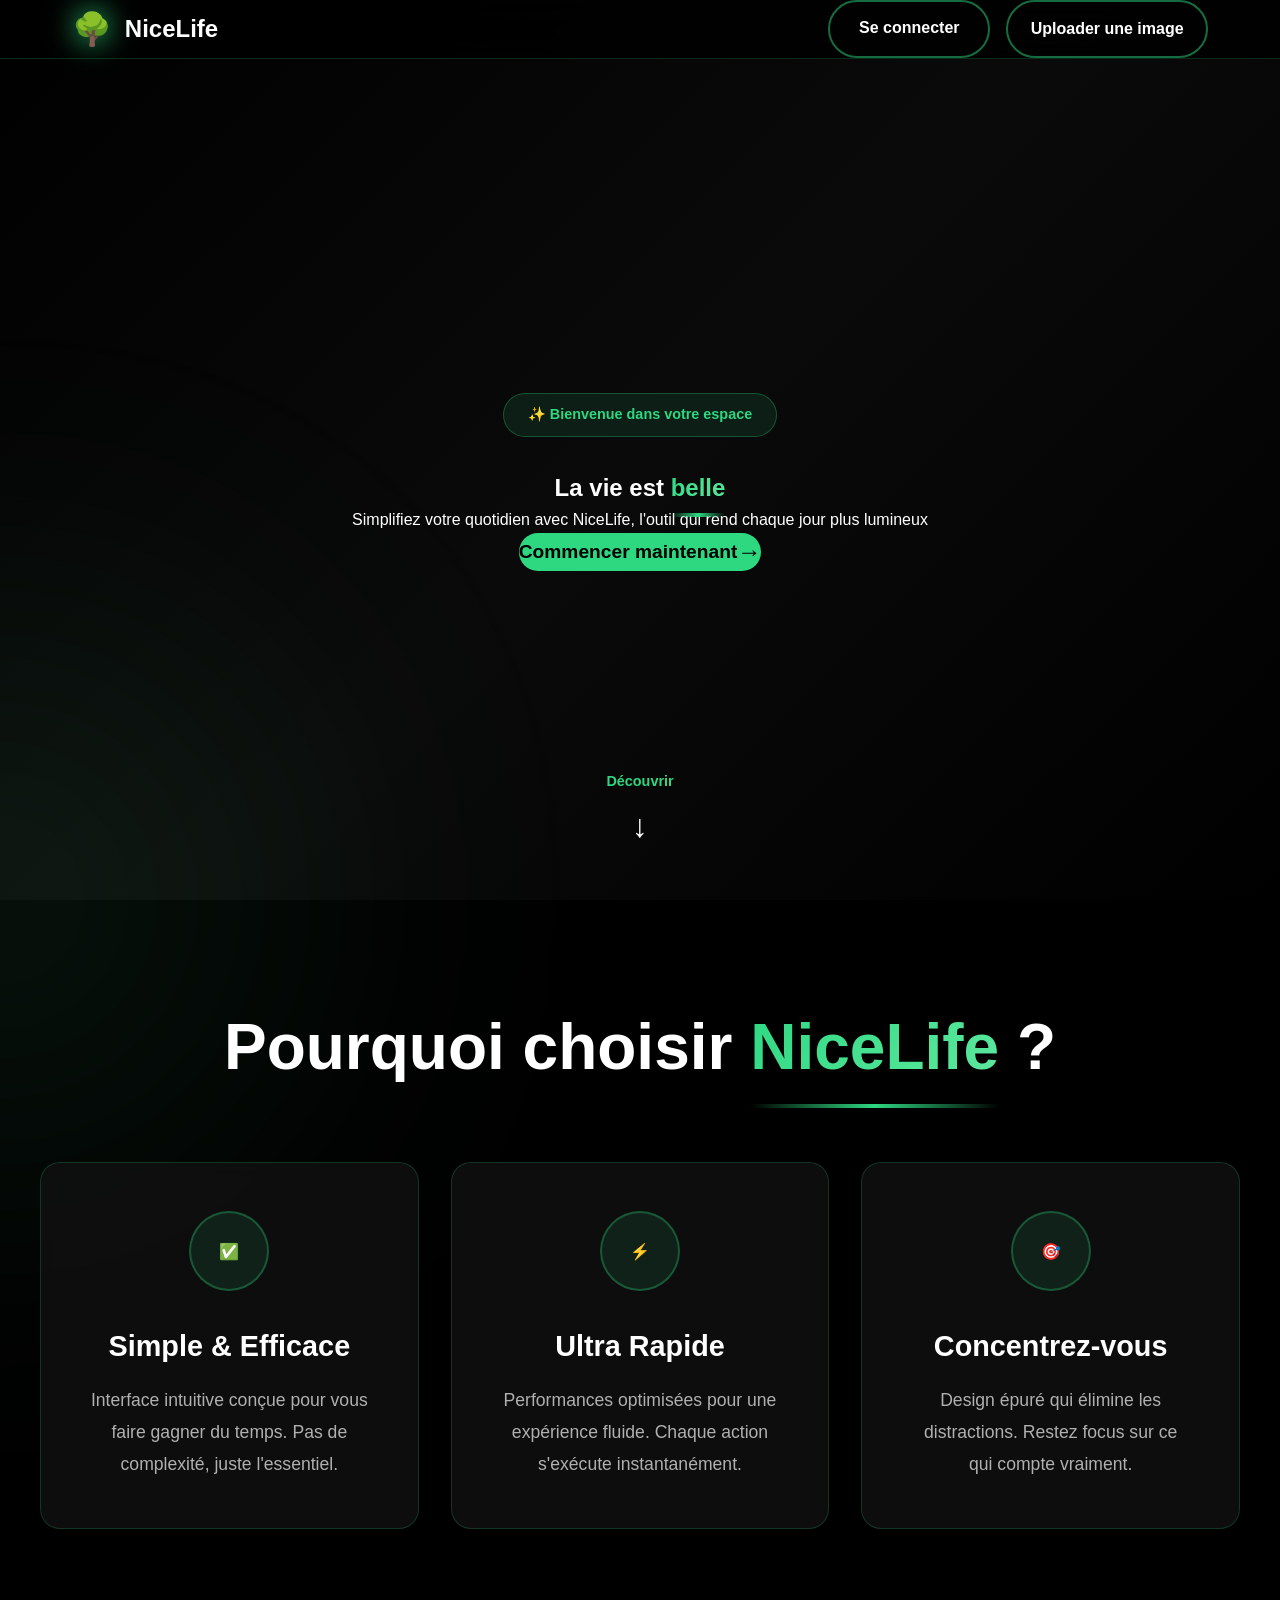
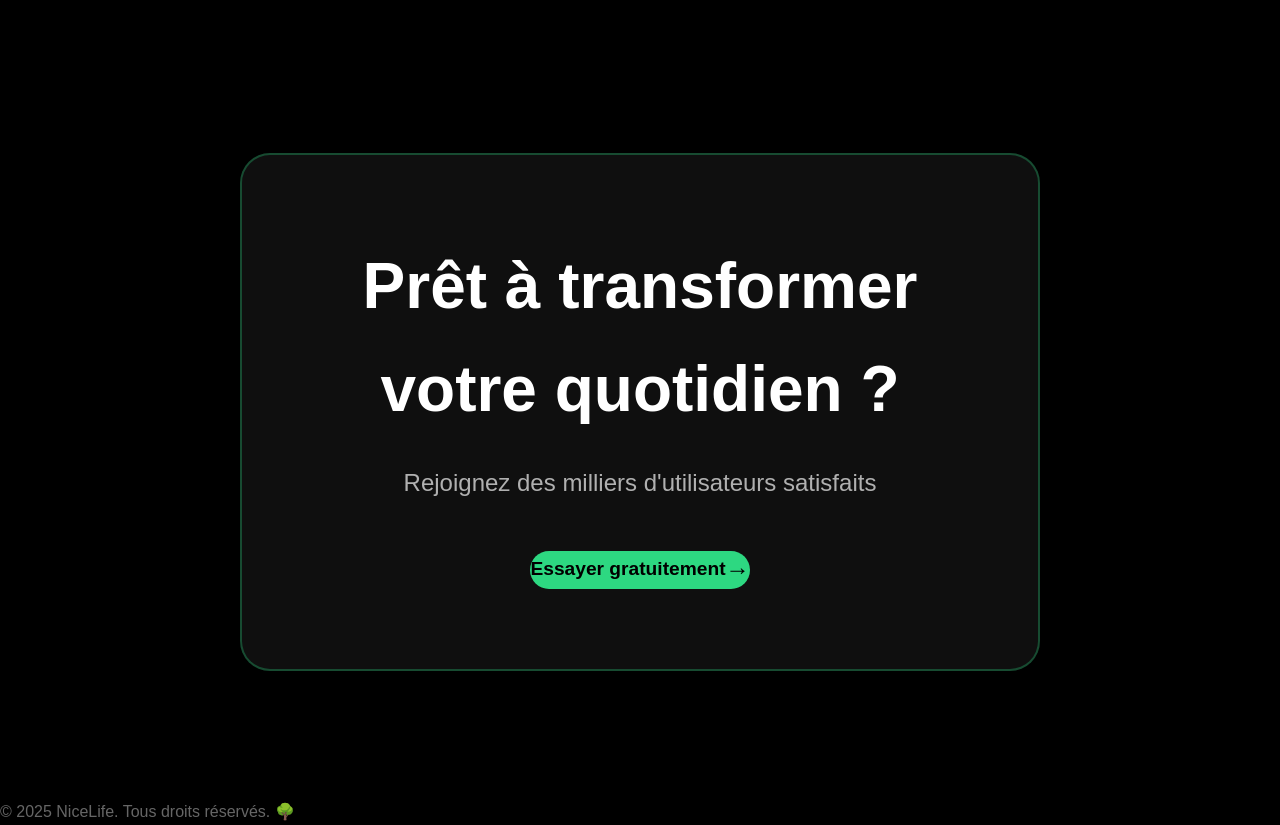
<file: website/index.html>
<!DOCTYPE html>
<html lang="fr">
<head>
    <meta charset="UTF-8">
    <meta name="viewport" content="width=device-width, initial-scale=1.0">
    <title>NiceLife 🌳 - La vie est belle</title>
    <style>
        /* ============================================
           VARIABLES & RESET
           ============================================ */

        * {
            margin: 0;
            padding: 0;
            box-sizing: border-box;
        }

        body {
            font-family: -apple-system, BlinkMacSystemFont, 'Segoe UI', 'Roboto', sans-serif;
            background: #000000;
            color: #FFFFFF;
            overflow-x: hidden;
            line-height: 1.6;
        }

        /* ============================================
           EFFETS DE FOND ANIMÉS
           ============================================ */

        /* Gradient animé en arrière-plan */
        .animated-bg {
            position: fixed;
            top: 0;
            left: 0;
            width: 100%;
            height: 100%;
            background: linear-gradient(135deg, #000000 0%, #0a0a0a 50%, #000000 100%);
            z-index: 0;
        }

        /* Particules flottantes vertes */
        .particles {
            position: fixed;
            top: 0;
            left: 0;
            width: 100%;
            height: 100%;
            pointer-events: none;
            z-index: 1;
            overflow: hidden;
        }

        .particle {
            position: absolute;
            width: 4px;
            height: 4px;
            background: #2DD881;
            border-radius: 50%;
            opacity: 0;
            animation: float-up 20s infinite ease-in-out;
            box-shadow: 0 0 10px #2DD881;
        }

        .particle:nth-child(1) { left: 10%; animation-delay: 0s; animation-duration: 15s; }
        .particle:nth-child(2) { left: 20%; animation-delay: 2s; animation-duration: 18s; }
        .particle:nth-child(3) { left: 30%; animation-delay: 4s; animation-duration: 16s; }
        .particle:nth-child(4) { left: 40%; animation-delay: 6s; animation-duration: 20s; }
        .particle:nth-child(5) { left: 50%; animation-delay: 8s; animation-duration: 17s; }
        .particle:nth-child(6) { left: 60%; animation-delay: 3s; animation-duration: 19s; }
        .particle:nth-child(7) { left: 70%; animation-delay: 5s; animation-duration: 21s; }
        . particle:nth-child(8) { left: 80%; animation-delay: 7s; animation-duration: 16s; }
        .particle:nth-child(9) { left: 90%; animation-delay: 9s; animation-duration: 18s; }
        . particle:nth-child(10) { left: 15%; animation-delay: 1s; animation-duration: 22s; }

        @keyframes float-up {
            0% {
                transform: translateY(100vh) translateX(0) scale(0);
                opacity: 0;
            }
            10% {
                opacity: 1;
            }
            50% {
                transform: translateY(50vh) translateX(50px) scale(1);
                opacity: 0. 8;
            }
            90% {
                opacity: 1;
            }
            100% {
                transform: translateY(-100vh) translateX(-50px) scale(0. 5);
                opacity: 0;
            }
        }

        /* Lueurs vertes pulsantes */
        .glow {
            position: fixed;
            width: 800px;
            height: 800px;
            border-radius: 50%;
            filter: blur(150px);
            opacity: 0.15;
            z-index: 0;
            pointer-events: none;
            animation: pulse 10s ease-in-out infinite;
        }

        . glow-1 {
            background: radial-gradient(circle, #2DD881 0%, transparent 70%);
            top: -400px;
            right: -400px;
        }

        .glow-2 {
            background: radial-gradient(circle, #5FE9A0 0%, transparent 70%);
            bottom: -400px;
            left: -400px;
            animation-delay: 5s;
        }

        . glow-3 {
            background: radial-gradient(circle, #1BA760 0%, transparent 70%);
            top: 50%;
            left: 50%;
            transform: translate(-50%, -50%);
            animation-delay: 2. 5s;
        }

        @keyframes pulse {
            0%, 100% {
                transform: scale(1);
                opacity: 0.15;
            }
            50% {
                transform: scale(1.3);
                opacity: 0. 25;
            }
        }

        /* ============================================
           NAVBAR
           ============================================ */

        .navbar {
            position: fixed;
            top: 0;
            left: 0;
            right: 0;
            background: rgba(0, 0, 0, 0.8);
            backdrop-filter: blur(20px);
            border-bottom: 1px solid rgba(45, 216, 129, 0.2);
            padding: 1. 5rem 0;
            z-index: 1000;
            transition: all 0.3s ease;
        }

        .navbar.scrolled {
            padding: 1rem 0;
            background: rgba(0, 0, 0, 0. 95);
            box-shadow: 0 4px 30px rgba(45, 216, 129, 0.1);
        }

        .nav-container {
            max-width: 1200px;
            margin: 0 auto;
            padding: 0 2rem;
            display: flex;
            justify-content: space-between;
            align-items: center;
        }

        .logo {
            display: flex;
            align-items: center;
            gap: 0.8rem;
            font-size: 1.5rem;
            font-weight: 700;
            cursor: pointer;
            transition: transform 0.3s ease;
        }

        .logo:hover {
            transform: scale(1.05);
        }

        .logo-icon {
            font-size: 2rem;
            filter: drop-shadow(0 0 15px #2DD881);
            animation: rotate-slow 20s linear infinite;
        }

        @keyframes rotate-slow {
            from { transform: rotate(0deg); }
            to { transform: rotate(360deg); }
        }

        .nav-links {
            display: flex;
            gap: 1rem;
        }

        .btn-nav {
            background: transparent;
            color: #FFFFFF;
            padding: 0.8rem 1.8rem;
            border: 2px solid rgba(45, 216, 129, 0.5);
            border-radius: 50px;
            font-weight: 600;
            font-size: 1rem;
            cursor: pointer;
            transition: all 0.4s ease;
            position: relative;
            overflow: hidden;
            text-decoration: none;
            display: inline-block;
        }

        .btn-nav::before {
            content: '';
            position: absolute;
            top: 50%;
            left: 50%;
            width: 0;
            height: 0;
            background: #2DD881;
            border-radius: 50%;
            transform: translate(-50%, -50%);
            transition: width 0.6s ease, height 0.6s ease;
            z-index: -1;
        }

        . btn-nav:hover::before {
            width: 300px;
            height: 300px;
        }

        .btn-nav:hover {
            color: #000000;
            border-color: #2DD881;
            transform: translateY(-3px);
            box-shadow: 0 10px 30px rgba(45, 216, 129, 0.4);
        }

        /* ============================================
           HERO SECTION
           ============================================ */

        .hero {
            position: relative;
            min-height: 100vh;
            display: flex;
            align-items: center;
            justify-content: center;
            text-align: center;
            padding: 8rem 2rem 4rem;
            z-index: 10;
        }

        .hero-content {
            max-width: 900px;
        }

        .hero-badge {
            display: inline-block;
            background: rgba(45, 216, 129, 0.1);
            border: 1px solid rgba(45, 216, 129, 0.3);
            color: #2DD881;
            padding: 0.6rem 1.5rem;
            border-radius: 50px;
            font-size: 0.9rem;
            font-weight: 600;
            margin-bottom: 2rem;
            animation: fadeInDown 1s ease-out;
        }

        . hero-title {
            font-size: clamp(3rem, 10vw, 6rem);
            font-weight: 900;
            line-height: 1.1;
            margin-bottom: 2rem;
            letter-spacing: -0.03em;
            animation: fadeInUp 1s ease-out 0.2s backwards;
        }

        .gradient-text {
            background: linear-gradient(135deg, #2DD881 0%, #5FE9A0 100%);
            -webkit-background-clip: text;
            -webkit-text-fill-color: transparent;
            background-clip: text;
            position: relative;
            display: inline-block;
        }

        .gradient-text::after {
            content: '';
            position: absolute;
            bottom: -10px;
            left: 0;
            right: 0;
            height: 4px;
            background: linear-gradient(90deg, transparent, #2DD881, transparent);
            animation: shimmer 3s ease-in-out infinite;
        }

        @keyframes shimmer {
            0%, 100% { opacity: 0.3; }
            50% { opacity: 1; }
        }

        . hero-subtitle {
            font-size: clamp(1.2rem, 3vw, 1.8rem);
            color: #B0B0B0;
            max-width: 700px;
            margin: 0 auto 3rem;
            animation: fadeInUp 1s ease-out 0.4s backwards;
        }

        .hero-buttons {
            display: flex;
            gap: 1.5rem;
            justify-content: center;
            flex-wrap: wrap;
            animation: fadeInUp 1s ease-out 0.6s backwards;
        }

        .btn-primary {
            background: #2DD881;
            color: #000000;
            padding: 1. 2rem 3rem;
            border: none;
            border-radius: 50px;
            font-weight: 700;
            font-size: 1.2rem;
            cursor: pointer;
            transition: all 0. 4s ease;
            position: relative;
            overflow: hidden;
            text-decoration: none;
            display: inline-flex;
            align-items: center;
            gap: 0. 8rem;
        }

        .btn-primary::before {
            content: '';
            position: absolute;
            top: 0;
            left: -100%;
            width: 100%;
            height: 100%;
            background: linear-gradient(90deg, transparent, rgba(255, 255, 255, 0.3), transparent);
            transition: left 0.5s ease;
        }

        .btn-primary:hover::before {
            left: 100%;
        }

        .btn-primary:hover {
            background: #5FE9A0;
            transform: translateY(-5px);
            box-shadow: 0 15px 40px rgba(45, 216, 129, 0.5);
        }

        .btn-arrow {
            transition: transform 0.3s ease;
            font-size: 1.5rem;
        }

        .btn-primary:hover .btn-arrow {
            transform: translateX(5px);
        }

        /* ============================================
           FEATURES SECTION
           ============================================ */

        .features {
            position: relative;
            padding: 6rem 2rem;
            z-index: 10;
        }

        .features-container {
            max-width: 1200px;
            margin: 0 auto;
        }

        .section-title {
            font-size: clamp(2.5rem, 6vw, 4rem);
            font-weight: 800;
            text-align: center;
            margin-bottom: 4rem;
        }

        .features-grid {
            display: grid;
            grid-template-columns: repeat(auto-fit, minmax(300px, 1fr));
            gap: 2rem;
        }

        .feature-card {
            background: rgba(17, 17, 17, 0.8);
            backdrop-filter: blur(10px);
            border: 1px solid rgba(45, 216, 129, 0.2);
            border-radius: 20px;
            padding: 3rem;
            transition: all 0.5s ease;
            position: relative;
            overflow: hidden;
        }

        .feature-card::before {
            content: '';
            position: absolute;
            top: 0;
            left: 0;
            right: 0;
            height: 3px;
            background: linear-gradient(90deg, transparent, #2DD881, transparent);
            transform: translateX(-100%);
            transition: transform 0.8s ease;
        }

        .feature-card:hover::before {
            transform: translateX(100%);
        }

        .feature-card:hover {
            transform: translateY(-15px);
            border-color: #2DD881;
            box-shadow: 0 20px 50px rgba(45, 216, 129, 0.3);
            background: rgba(45, 216, 129, 0.05);
        }

        .feature-icon {
            width: 80px;
            height: 80px;
            display: flex;
            align-items: center;
            justify-content: center;
            background: rgba(45, 216, 129, 0.1);
            border: 2px solid rgba(45, 216, 129, 0.3);
            border-radius: 50%;
            font-size: 2. 5rem;
            margin: 0 auto 2rem;
            transition: all 0.5s ease;
        }

        .feature-card:hover .feature-icon {
            background: rgba(45, 216, 129, 0. 2);
            border-color: #2DD881;
            transform: scale(1.2) rotate(10deg);
            box-shadow: 0 0 40px rgba(45, 216, 129, 0.6);
        }

        .feature-title {
            font-size: 1.8rem;
            font-weight: 700;
            margin-bottom: 1rem;
            text-align: center;
        }

        .feature-description {
            color: #B0B0B0;
            text-align: center;
            line-height: 1.8;
            font-size: 1.1rem;
        }

        /* ============================================
           CTA SECTION
           ============================================ */

        .cta {
            position: relative;
            padding: 8rem 2rem;
            text-align: center;
            z-index: 10;
        }

        .cta-box {
            max-width: 800px;
            margin: 0 auto;
            background: rgba(17, 17, 17, 0.9);
            backdrop-filter: blur(20px);
            border: 2px solid rgba(45, 216, 129, 0.3);
            border-radius: 30px;
            padding: 5rem 3rem;
            position: relative;
            overflow: hidden;
        }

        .cta-box::before {
            content: '';
            position: absolute;
            top: -50%;
            left: -50%;
            width: 200%;
            height: 200%;
            background: conic-gradient(
                from 0deg,
                transparent 0%,
                rgba(45, 216, 129, 0. 1) 25%,
                transparent 50%,
                rgba(45, 216, 129, 0.1) 75%,
                transparent 100%
            );
            animation: rotate-gradient 8s linear infinite;
        }

        @keyframes rotate-gradient {
            from { transform: rotate(0deg); }
            to { transform: rotate(360deg); }
        }

        .cta-content {
            position: relative;
            z-index: 1;
        }

        .cta-title {
            font-size: clamp(2.5rem, 6vw, 4rem);
            font-weight: 800;
            margin-bottom: 1.5rem;
        }

        .cta-subtitle {
            font-size: clamp(1.2rem, 3vw, 1.5rem);
            color: #B0B0B0;
            margin-bottom: 3rem;
        }

        /* ============================================
           FOOTER
           ============================================ */

        . footer {
            position: relative;
            padding: 3rem 2rem;
            border-top: 1px solid rgba(45, 216, 129, 0.2);
            text-align: center;
            z-index: 10;
        }

        .footer-text {
            color: #666666;
            font-size: 1rem;
        }

        /* ============================================
           ANIMATIONS
           ============================================ */

        @keyframes fadeInUp {
            from {
                opacity: 0;
                transform: translateY(50px);
            }
            to {
                opacity: 1;
                transform: translateY(0);
            }
        }

        @keyframes fadeInDown {
            from {
                opacity: 0;
                transform: translateY(-30px);
            }
            to {
                opacity: 1;
                transform: translateY(0);
            }
        }

        /* ============================================
           RESPONSIVE
           ============================================ */

        @media (max-width: 768px) {
            .hero {
                padding: 6rem 1rem 3rem;
            }

            .hero-buttons {
                flex-direction: column;
                align-items: center;
            }

            .features-grid {
                grid-template-columns: 1fr;
            }

            .nav-links {
                gap: 0.5rem;
            }

            .btn-nav {
                padding: 0.6rem 1.2rem;
                font-size: 0.9rem;
            }

            .cta-box {
                padding: 3rem 1.5rem;
            }

            .particle:nth-child(n+6) {
                display: none;
            }
        }

        /* ============================================
           SCROLL INDICATOR
           ============================================ */

        .scroll-indicator {
            position: absolute;
            bottom: 3rem;
            left: 50%;
            transform: translateX(-50%);
            display: flex;
            flex-direction: column;
            align-items: center;
            gap: 0.5rem;
            opacity: 0. 6;
            animation: bounce 2s infinite;
        }

        .scroll-indicator span {
            color: #2DD881;
            font-size: 0.9rem;
            font-weight: 600;
        }

        .scroll-arrow {
            font-size: 2rem;
        }

        @keyframes bounce {
            0%, 100% { transform: translateX(-50%) translateY(0); }
            50% { transform: translateX(-50%) translateY(10px); }
        }
    </style>
</head>
<script>
    document.addEventListener("DOMContentLoaded", function () {
        // Lire et décoder les cookies
        const cookies = document.cookie.split("; ").reduce((acc, cookie) => {
            const [key, value] = cookie.split("=");
            acc[key] = decodeURIComponent(value);
            return acc;
        }, {});

        // Extraire le cookie 'username'
        const username = cookies["username"];

        if (username) {
            // Afficher le username s'il existe
            const welcomeUsername = document.getElementById("welcome-username");
            welcomeUsername.textContent = `👤 ${username}`;
            welcomeUsername.classList.remove("hidden");
        }
    });
</script>
<body>
    <!-- Arrière-plan animé -->
    <div class="animated-bg"></div>

    <!-- Particules flottantes -->
    <div class="particles">
        <div class="particle"></div>
        <div class="particle"></div>
        <div class="particle"></div>
        <div class="particle"></div>
        <div class="particle"></div>
        <div class="particle"></div>
        <div class="particle"></div>
        <div class="particle"></div>
        <div class="particle"></div>
        <div class="particle"></div>
    </div>

    <!-- Lueurs vertes -->
    <div class="glow glow-1"></div>
    <div class="glow glow-2"></div>
    <div class="glow glow-3"></div>

    <!-- NAVBAR -->
    <nav class="navbar" id="navbar">
        <div class="nav-container">
            <div class="logo">
                <span class="logo-icon">🌳</span>
                <span>NiceLife</span>
            </div>
            <div class="nav-links">
                <a href="/login.py" class="btn-nav">Se connecter</a>
                <a href="/upload.html" class="btn-nav" style="padding:0.9rem 1.4rem; border-radius:50px;">
                    Uploader une image
                </a>
            </div>
        </div>
    </nav>

    <!-- HERO -->
    <section class="hero">
        <div class="hero-content">
            <div class="hero-badge">✨ Bienvenue dans votre espace</div>
                <span id="welcome-username" class="username hidden"></span>
            <h1 class="hero-title">
                La vie est <span class="gradient-text">belle</span>
            </h1>

            <p class="hero-subtitle">
                Simplifiez votre quotidien avec NiceLife, l'outil qui rend chaque jour plus lumineux
            </p>

            <div class="hero-buttons">
                <a href="/login.py" class="btn-primary">
                    Commencer maintenant
                    <span class="btn-arrow">→</span>
                </a>
            </div>
        </div>

        <div class="scroll-indicator">
            <span>Découvrir</span>
            <div class="scroll-arrow">↓</div>
        </div>
    </section>

    <!-- FEATURES -->
    <section class="features">
        <div class="features-container">
            <h2 class="section-title">
                Pourquoi choisir <span class="gradient-text">NiceLife</span> ?
            </h2>

            <div class="features-grid">
                <div class="feature-card">
                    <div class="feature-icon">✅</div>
                    <h3 class="feature-title">Simple & Efficace</h3>
                    <p class="feature-description">
                        Interface intuitive conçue pour vous faire gagner du temps.
                        Pas de complexité, juste l'essentiel.
                    </p>
                </div>

                <div class="feature-card">
                    <div class="feature-icon">⚡</div>
                    <h3 class="feature-title">Ultra Rapide</h3>
                    <p class="feature-description">
                        Performances optimisées pour une expérience fluide.
                        Chaque action s'exécute instantanément.
                    </p>
                </div>

                <div class="feature-card">
                    <div class="feature-icon">🎯</div>
                    <h3 class="feature-title">Concentrez-vous</h3>
                    <p class="feature-description">
                        Design épuré qui élimine les distractions.
                        Restez focus sur ce qui compte vraiment.
                    </p>
                </div>
            </div>
        </div>
    </section>

    <!-- CTA -->
    <section class="cta">
        <div class="cta-box">
            <div class="cta-content">
                <h2 class="cta-title">Prêt à transformer votre quotidien ?</h2>
                <p class="cta-subtitle">Rejoignez des milliers d'utilisateurs satisfaits</p>
                <a href="/login.py" class="btn-primary">
                    Essayer gratuitement
                    <span class="btn-arrow">→</span>
                </a>
            </div>
        </div>
    </section>

    <!-- FOOTER -->
    <footer class="footer">
        <p class="footer-text">© 2025 NiceLife.  Tous droits réservés.  🌳</p>
    </footer>

    <!-- JavaScript pour effet navbar au scroll -->
    <script>
        window.addEventListener('scroll', () => {
            const navbar = document.getElementById('navbar');
            if (window.scrollY > 50) {
                navbar.classList.add('scrolled');
            } else {
                navbar.classList.remove('scrolled');
            }
        });

        // Ajout pour afficher le cookie 'username' dynamiquement
        document.addEventListener("DOMContentLoaded", function () {
            // Lire et décoder les cookies
            const cookies = document.cookie.split("; ").reduce((acc, cookie) => {
                const [key, value] = cookie.split("=");
                acc[key] = decodeURIComponent(value);
                return acc;
            }, {});

            // Extraire le cookie 'username'
            const username = cookies["username"];

            if (username) {
                // Afficher le username s'il existe
                const welcomeUsername = document.getElementById("welcome-username");
                welcomeUsername.textContent = `👤 ${username}`;
                welcomeUsername.classList.remove("hidden");
            }
        });
    </script>
</body>
</html>
</file>
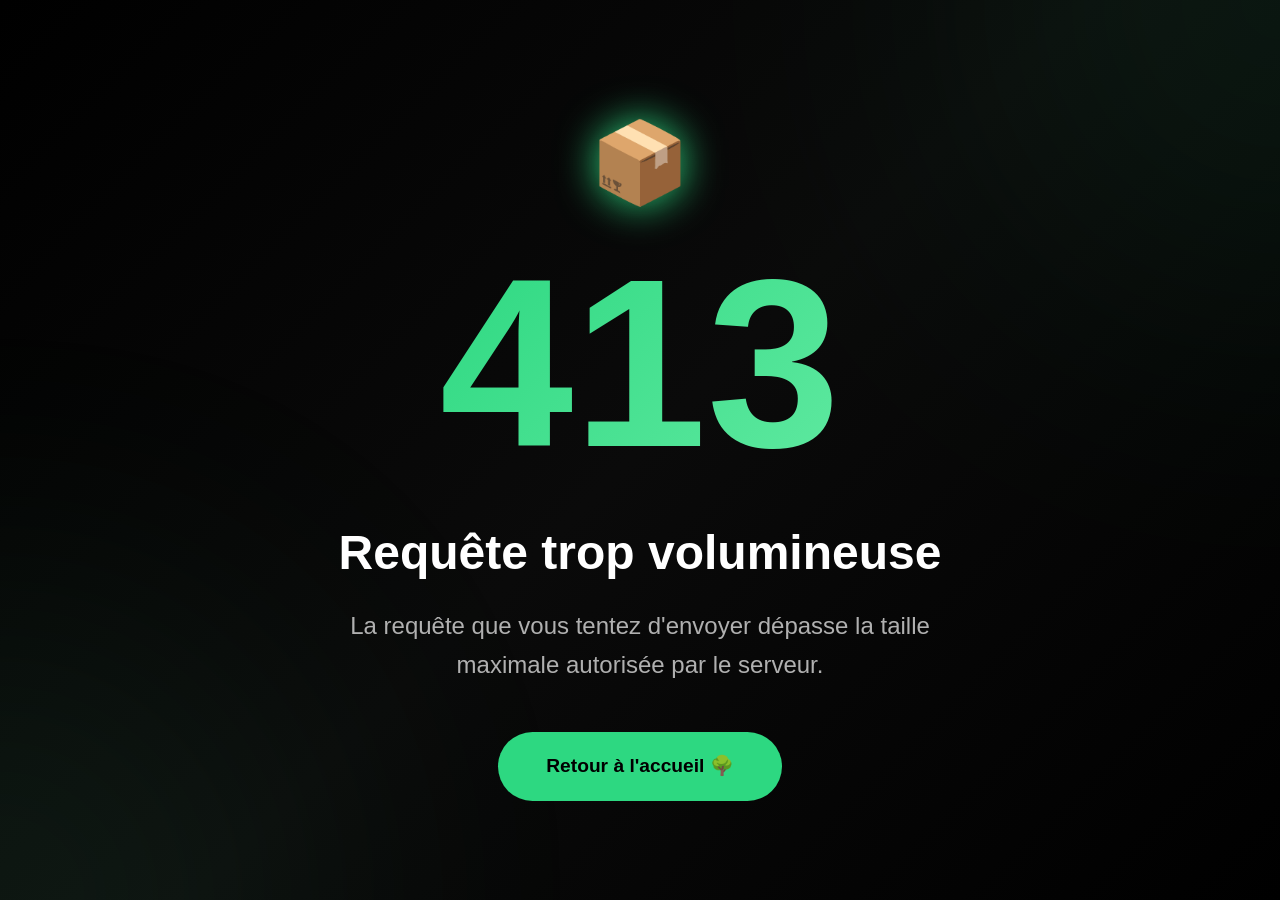
<file: errors/413.html>
<!DOCTYPE html>
<html lang="fr">
<head>
    <meta charset="UTF-8">
    <meta name="viewport" content="width=device-width, initial-scale=1.0">
    <title>413 — Fichier trop volumineux | NiceLife 🌳</title>
    <style>
        * {
            margin: 0;
            padding: 0;
            box-sizing: border-box;
        }

        body {
            font-family: -apple-system, BlinkMacSystemFont, 'Segoe UI', 'Roboto', sans-serif;
            background: #000000;
            color: #FFFFFF;
            overflow: hidden;
            line-height: 1.6;
        }

        .animated-bg {
            position: fixed;
            top: 0;
            left: 0;
            width: 100%;
            height: 100%;
            background: linear-gradient(135deg, #000000 0%, #0a0a0a 50%, #000000 100%);
            z-index: 0;
        }

        .particles {
            position: fixed;
            top: 0;
            left: 0;
            width: 100%;
            height: 100%;
            pointer-events: none;
            z-index: 1;
            overflow: hidden;
        }

        .particle {
            position: absolute;
            width: 4px;
            height: 4px;
            background: #2DD881;
            border-radius: 50%;
            opacity: 0;
            animation: float-up 18s infinite ease-in-out;
            box-shadow: 0 0 10px #2DD881;
        }

        .particle:nth-child(1) { left: 15%; animation-delay: 0s; }
        .particle:nth-child(2) { left: 35%; animation-delay: 3s; }
        .particle:nth-child(3) { left: 55%; animation-delay: 6s; }
        .particle:nth-child(4) { left: 75%; animation-delay: 9s; }
        .particle:nth-child(5) { left: 25%; animation-delay: 2s; }

        @keyframes float-up {
            0% {
                transform: translateY(100vh) translateX(0) scale(0);
                opacity: 0;
            }
            10% { opacity: 1; }
            90% { opacity: 1; }
            100% {
                transform: translateY(-100vh) translateX(-50px) scale(0.5);
                opacity: 0;
            }
        }

        .glow {
            position: fixed;
            width: 800px;
            height: 800px;
            border-radius: 50%;
            filter: blur(150px);
            opacity: 0.15;
            z-index: 0;
            pointer-events: none;
            animation: pulse 10s ease-in-out infinite;
        }

        .glow-1 {
            background: radial-gradient(circle, #2DD881 0%, transparent 70%);
            top: -400px;
            right: -400px;
        }

        .glow-2 {
            background: radial-gradient(circle, #5FE9A0 0%, transparent 70%);
            bottom: -400px;
            left: -400px;
            animation-delay: 5s;
        }

        @keyframes pulse {
            0%, 100% {
                transform: scale(1);
                opacity: 0.15;
            }
            50% {
                transform: scale(1.3);
                opacity: 0.25;
            }
        }

        .error-container {
            position: relative;
            min-height: 100vh;
            display: flex;
            flex-direction: column;
            align-items: center;
            justify-content: center;
            text-align: center;
            padding: 2rem;
            z-index: 10;
        }

        .error-code {
            font-size: clamp(8rem, 20vw, 15rem);
            font-weight: 900;
            background: linear-gradient(135deg, #2DD881 0%, #5FE9A0 100%);
            -webkit-background-clip: text;
            -webkit-text-fill-color: transparent;
            background-clip: text;
            line-height: 1;
            margin-bottom: 2rem;
        }

        .error-icon {
            font-size: 5rem;
            filter: drop-shadow(0 0 20px #2DD881);
            animation: scale-pulse 2s ease-in-out infinite;
            margin-bottom: 1rem;
        }

        @keyframes scale-pulse {
            0%, 100% {
                transform: scale(1);
            }
            50% {
                transform: scale(1.1);
            }
        }

        .error-title {
            font-size: clamp(2rem, 5vw, 3rem);
            font-weight: 700;
            margin-bottom: 1rem;
        }

        .error-subtitle {
            font-size: clamp(1.1rem, 3vw, 1.5rem);
            color: #B0B0B0;
            max-width: 600px;
            margin: 0 auto 3rem;
        }

        .btn-home {
            background: #2DD881;
            color: #000000;
            padding: 1.2rem 3rem;
            border: none;
            border-radius: 50px;
            font-weight: 700;
            font-size: 1.2rem;
            cursor: pointer;
            transition: all 0.4s ease;
            text-decoration: none;
            display: inline-flex;
            align-items: center;
            gap: 0.8rem;
        }

        .btn-home:hover {
            background: #5FE9A0;
            transform: translateY(-5px);
            box-shadow: 0 15px 40px rgba(45, 216, 129, 0.5);
        }

        @media (max-width: 768px) {
            .error-code {
                font-size: 8rem;
            }
            .error-icon {
                font-size: 3rem;
            }
            .btn-home {
                padding: 1rem 2rem;
                font-size: 1rem;
            }
        }
    </style>
</head>
<body>
    <div class="animated-bg"></div>

    <div class="particles">
        <div class="particle"></div>
        <div class="particle"></div>
        <div class="particle"></div>
        <div class="particle"></div>
        <div class="particle"></div>
    </div>

    <div class="glow glow-1"></div>
    <div class="glow glow-2"></div>

    <div class="error-container">
        <div class="error-icon">📦</div>
        <div class="error-code">413</div>
        <h1 class="error-title">Requête trop volumineuse</h1>
        <p class="error-subtitle">
            La requête que vous tentez d'envoyer dépasse la taille maximale autorisée par le serveur.
        </p>
        <a href="/" class="btn-home">
            Retour à l'accueil 🌳
        </a>
    </div>
</body>
</html>
</file>
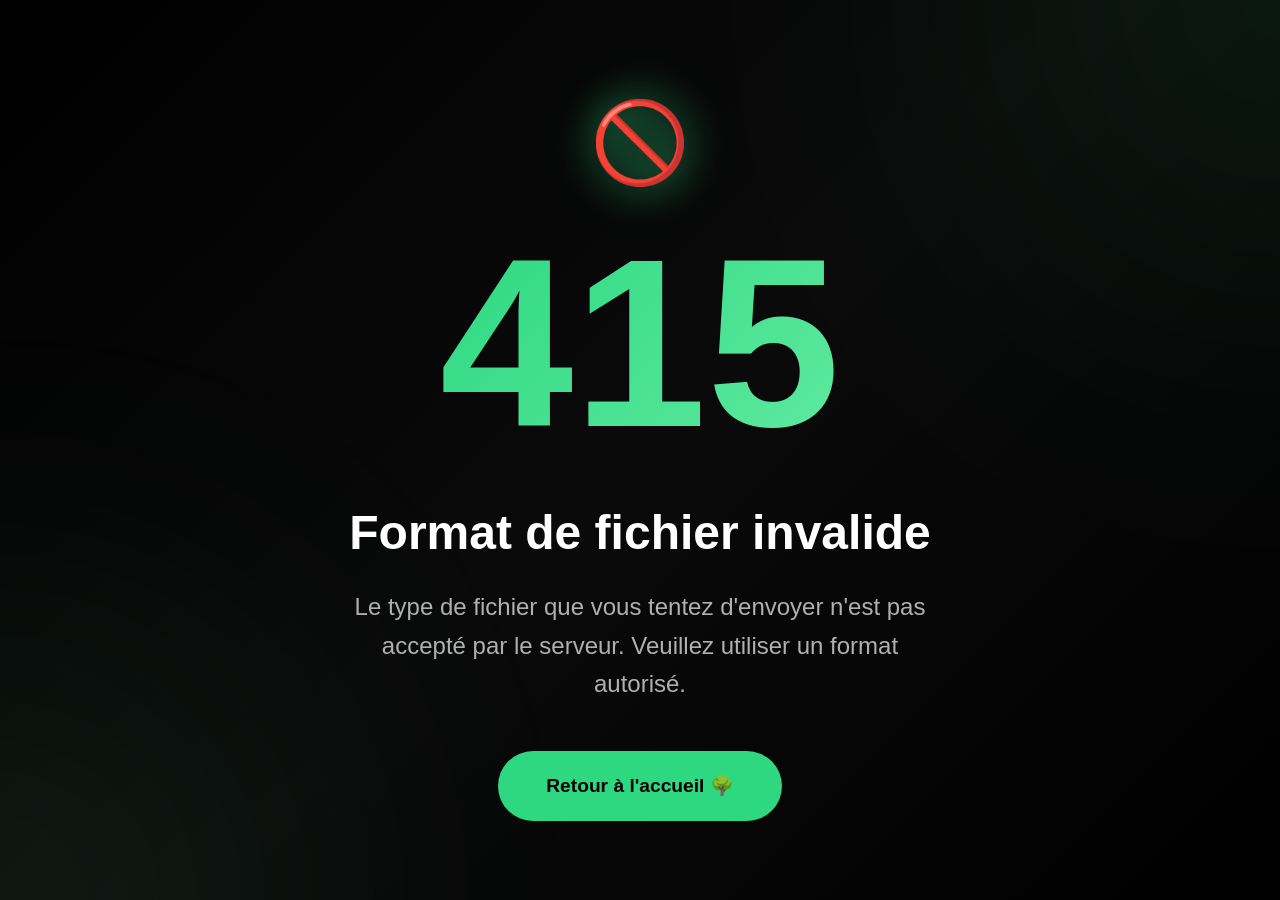
<file: website/errors/415.html>
<!DOCTYPE html>
<html lang="fr">
<head>
    <meta charset="UTF-8">
    <meta name="viewport" content="width=device-width, initial-scale=1.0">
    <title>415 — Format invalide | NiceLife 🌳</title>
    <style>
        * {
            margin: 0;
            padding: 0;
            box-sizing: border-box;
        }

        body {
            font-family: -apple-system, BlinkMacSystemFont, 'Segoe UI', 'Roboto', sans-serif;
            background: #000000;
            color: #FFFFFF;
            overflow: hidden;
            line-height: 1.6;
        }

        .animated-bg {
            position: fixed;
            top: 0;
            left: 0;
            width: 100%;
            height: 100%;
            background: linear-gradient(135deg, #000000 0%, #0a0a0a 50%, #000000 100%);
            z-index: 0;
        }

        .particles {
            position: fixed;
            top: 0;
            left: 0;
            width: 100%;
            height: 100%;
            pointer-events: none;
            z-index: 1;
            overflow: hidden;
        }

        .particle {
            position: absolute;
            width: 4px;
            height: 4px;
            background: #2DD881;
            border-radius: 50%;
            opacity: 0;
            animation: float-up 18s infinite ease-in-out;
            box-shadow: 0 0 10px #2DD881;
        }

        .particle:nth-child(1) { left: 15%; animation-delay: 0s; }
        .particle:nth-child(2) { left: 35%; animation-delay: 3s; }
        .particle:nth-child(3) { left: 55%; animation-delay: 6s; }
        .particle:nth-child(4) { left: 75%; animation-delay: 9s; }
        .particle:nth-child(5) { left: 25%; animation-delay: 2s; }

        @keyframes float-up {
            0% {
                transform: translateY(100vh) translateX(0) scale(0);
                opacity: 0;
            }
            10% { opacity: 1; }
            90% { opacity: 1; }
            100% {
                transform: translateY(-100vh) translateX(-50px) scale(0.5);
                opacity: 0;
            }
        }

        .glow {
            position: fixed;
            width: 800px;
            height: 800px;
            border-radius: 50%;
            filter: blur(150px);
            opacity: 0.15;
            z-index: 0;
            pointer-events: none;
            animation: pulse 10s ease-in-out infinite;
        }

        .glow-1 {
            background: radial-gradient(circle, #2DD881 0%, transparent 70%);
            top: -400px;
            right: -400px;
        }

        .glow-2 {
            background: radial-gradient(circle, #5FE9A0 0%, transparent 70%);
            bottom: -400px;
            left: -400px;
            animation-delay: 5s;
        }

        @keyframes pulse {
            0%, 100% {
                transform: scale(1);
                opacity: 0.15;
            }
            50% {
                transform: scale(1.3);
                opacity: 0.25;
            }
        }

        .error-container {
            position: relative;
            min-height: 100vh;
            display: flex;
            flex-direction: column;
            align-items: center;
            justify-content: center;
            text-align: center;
            padding: 2rem;
            z-index: 10;
        }

        .error-code {
            font-size: clamp(8rem, 20vw, 15rem);
            font-weight: 900;
            background: linear-gradient(135deg, #2DD881 0%, #5FE9A0 100%);
            -webkit-background-clip: text;
            -webkit-text-fill-color: transparent;
            background-clip: text;
            line-height: 1;
            margin-bottom: 2rem;
        }

        .error-icon {
            font-size: 5rem;
            filter: drop-shadow(0 0 20px #2DD881);
            animation: scale-pulse 2s ease-in-out infinite;
            margin-bottom: 1rem;
        }

        @keyframes scale-pulse {
            0%, 100% {
                transform: scale(1);
            }
            50% {
                transform: scale(1.1);
            }
        }

        .error-title {
            font-size: clamp(2rem, 5vw, 3rem);
            font-weight: 700;
            margin-bottom: 1rem;
        }

        .error-subtitle {
            font-size: clamp(1.1rem, 3vw, 1.5rem);
            color: #B0B0B0;
            max-width: 600px;
            margin: 0 auto 3rem;
        }

        .btn-home {
            background: #2DD881;
            color: #000000;
            padding: 1.2rem 3rem;
            border: none;
            border-radius: 50px;
            font-weight: 700;
            font-size: 1.2rem;
            cursor: pointer;
            transition: all 0.4s ease;
            text-decoration: none;
            display: inline-flex;
            align-items: center;
            gap: 0.8rem;
        }

        .btn-home:hover {
            background: #5FE9A0;
            transform: translateY(-5px);
            box-shadow: 0 15px 40px rgba(45, 216, 129, 0.5);
        }

        @media (max-width: 768px) {
            .error-code {
                font-size: 8rem;
            }
            .error-icon {
                font-size: 3rem;
            }
            .btn-home {
                padding: 1rem 2rem;
                font-size: 1rem;
            }
        }
    </style>
</head>
<body>
    <div class="animated-bg"></div>

    <div class="particles">
        <div class="particle"></div>
        <div class="particle"></div>
        <div class="particle"></div>
        <div class="particle"></div>
        <div class="particle"></div>
    </div>

    <div class="glow glow-1"></div>
    <div class="glow glow-2"></div>

    <div class="error-container">
        <div class="error-icon">🚫</div>
        <div class="error-code">415</div>
        <h1 class="error-title">Format de fichier invalide</h1>
        <p class="error-subtitle">
            Le type de fichier que vous tentez d'envoyer n'est pas accepté par le serveur. Veuillez utiliser un format autorisé.
        </p>
        <a href="/" class="btn-home">
            Retour à l'accueil 🌳
        </a>
    </div>
</body>
</html>
</file>
